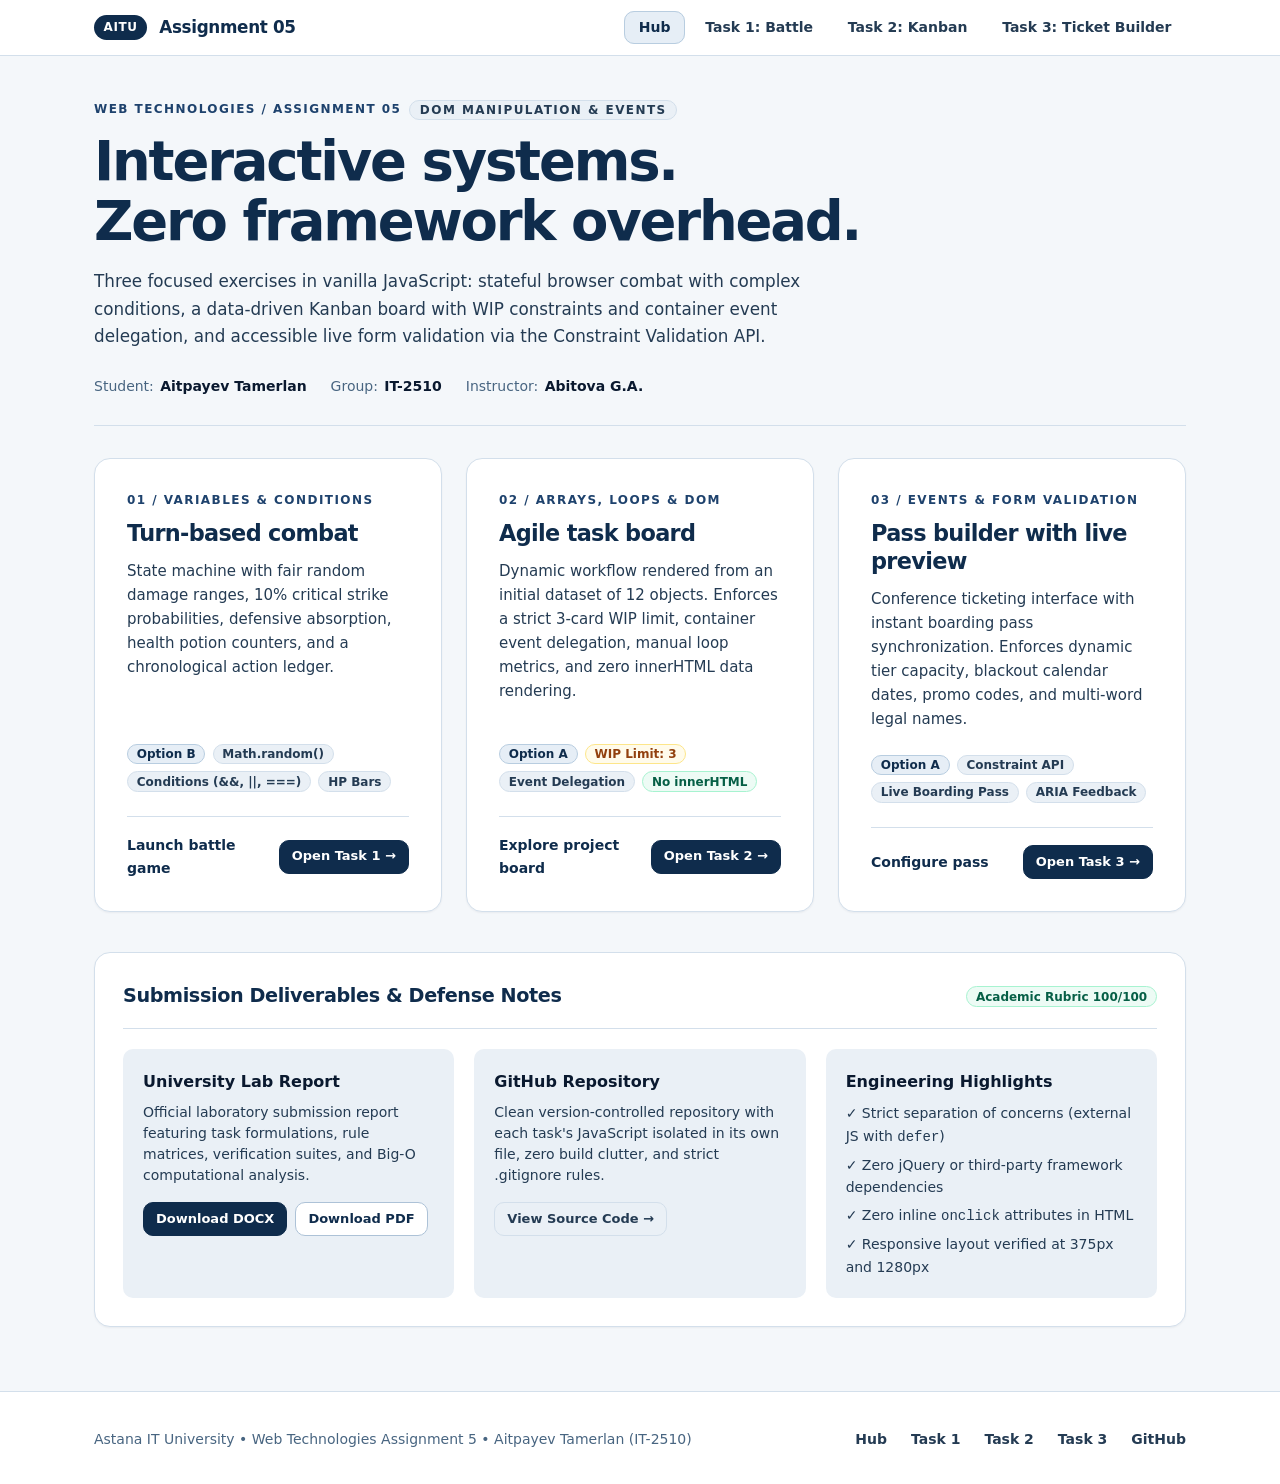
<file: index.html>
<!DOCTYPE html>
<html lang="en">
<head>
  <meta charset="UTF-8">
  <meta name="viewport" content="width=device-width, initial-scale=1.0">
  <title>Assignment 5 • Aitpayev Tamerlan (IT-2510)</title>
  <meta name="description" content="Astana IT University - Web Technologies Assignment #5: JavaScript Basics, DOM Manipulation, and Event Handling by Aitpayev Tamerlan.">
  <link rel="stylesheet" href="style.css">
</head>
<body>

  <!-- Sticky Top Navigation -->
  <nav class="navbar" aria-label="Main Navigation">
    <div class="container navbar-inner">
      <a href="index.html" class="brand-link">
        <span class="brand-badge">AITU</span>
        <span>Assignment 05</span>
      </a>
      <ul class="nav-links">
        <li><a href="index.html" class="nav-link active" aria-current="page">Hub</a></li>
        <li><a href="task1.html" class="nav-link">Task 1: Battle</a></li>
        <li><a href="task2.html" class="nav-link">Task 2: Kanban</a></li>
        <li><a href="task3.html" class="nav-link">Task 3: Ticket Builder</a></li>
      </ul>
    </div>
  </nav>

  <main class="container">
    <!-- Hero / Intro Header -->
    <header class="page-header">
      <div class="eyebrow">
        <span>WEB TECHNOLOGIES / ASSIGNMENT 05</span>
        <span class="badge">DOM Manipulation &amp; Events</span>
      </div>
      <h1 class="page-title">Interactive systems.<br>Zero framework overhead.</h1>
      <p class="page-desc">
        Three focused exercises in vanilla JavaScript: stateful browser combat with complex conditions, a data-driven Kanban board with WIP constraints and container event delegation, and accessible live form validation via the Constraint Validation API.
      </p>
      
      <div class="meta-bar">
        <div class="meta-item"><span>Student:</span> <strong>Aitpayev Tamerlan</strong></div>
        <div class="meta-item"><span>Group:</span> <strong>IT-2510</strong></div>
        <div class="meta-item"><span>Instructor:</span> <strong>Abitova G.A.</strong></div>
      </div>
    </header>

    <!-- Task Cards Dashboard Grid -->
    <section class="dashboard-grid" aria-label="Assignment Tasks">
      
      <!-- Task 1 Card -->
      <article class="task-card">
        <div class="task-number">01 / VARIABLES &amp; CONDITIONS</div>
        <h2 class="task-title">Turn-based combat</h2>
        <p class="task-summary">
          State machine with fair random damage ranges, 10% critical strike probabilities, defensive absorption, health potion counters, and a chronological action ledger.
        </p>
        <div class="task-tags">
          <span class="badge badge-primary">Option B</span>
          <span class="badge badge-neutral">Math.random()</span>
          <span class="badge badge-neutral">Conditions (&amp;&amp;, ||, ===)</span>
          <span class="badge badge-neutral">HP Bars</span>
        </div>
        <div class="task-footer">
          <span class="task-link-label">Launch battle game</span>
          <a href="task1.html" class="btn btn-primary btn-sm">Open Task 1 →</a>
        </div>
      </article>

      <!-- Task 2 Card -->
      <article class="task-card">
        <div class="task-number">02 / ARRAYS, LOOPS &amp; DOM</div>
        <h2 class="task-title">Agile task board</h2>
        <p class="task-summary">
          Dynamic workflow rendered from an initial dataset of 12 objects. Enforces a strict 3-card WIP limit, container event delegation, manual loop metrics, and zero innerHTML data rendering.
        </p>
        <div class="task-tags">
          <span class="badge badge-primary">Option A</span>
          <span class="badge badge-warning">WIP Limit: 3</span>
          <span class="badge badge-neutral">Event Delegation</span>
          <span class="badge badge-success">No innerHTML</span>
        </div>
        <div class="task-footer">
          <span class="task-link-label">Explore project board</span>
          <a href="task2.html" class="btn btn-primary btn-sm">Open Task 2 →</a>
        </div>
      </article>

      <!-- Task 3 Card -->
      <article class="task-card">
        <div class="task-number">03 / EVENTS &amp; FORM VALIDATION</div>
        <h2 class="task-title">Pass builder with live preview</h2>
        <p class="task-summary">
          Conference ticketing interface with instant boarding pass synchronization. Enforces dynamic tier capacity, blackout calendar dates, promo codes, and multi-word legal names.
        </p>
        <div class="task-tags">
          <span class="badge badge-primary">Option A</span>
          <span class="badge badge-neutral">Constraint API</span>
          <span class="badge badge-neutral">Live Boarding Pass</span>
          <span class="badge badge-neutral">ARIA Feedback</span>
        </div>
        <div class="task-footer">
          <span class="task-link-label">Configure pass</span>
          <a href="task3.html" class="btn btn-primary btn-sm">Open Task 3 →</a>
        </div>
      </article>

    </section>

    <!-- Submission Deliverables & Defense Overview -->
    <section class="card" aria-labelledby="deliverables-heading">
      <div class="card-header">
        <h2 id="deliverables-heading" class="card-title">Submission Deliverables &amp; Defense Notes</h2>
        <span class="badge badge-success">Academic Rubric 100/100</span>
      </div>

      <div style="display: grid; grid-template-columns: repeat(auto-fit, minmax(280px, 1fr)); gap: 1.25rem; margin-top: 0.5rem;">
        
        <div style="background-color: var(--bg-surface-elevated); padding: 1.25rem; border-radius: var(--radius-md);">
          <h3 style="font-size: 1rem; font-weight: 700; color: var(--text-main); margin-bottom: 0.5rem;">University Lab Report</h3>
          <p style="color: var(--text-secondary); font-size: 0.875rem; margin-bottom: 1rem; line-height: 1.5;">
            Official laboratory submission report featuring task formulations, rule matrices, verification suites, and Big-O computational analysis.
          </p>
          <div style="display: flex; gap: 0.5rem; flex-wrap: wrap;">
            <a href="Assignment5_Aitpayev_Tamerlan.docx" class="btn btn-primary btn-sm" download>Download DOCX</a>
            <a href="Assignment5_Aitpayev_Tamerlan.pdf" class="btn btn-secondary btn-sm" target="_blank">Download PDF</a>
          </div>
        </div>

        <div style="background-color: var(--bg-surface-elevated); padding: 1.25rem; border-radius: var(--radius-md);">
          <h3 style="font-size: 1rem; font-weight: 700; color: var(--text-main); margin-bottom: 0.5rem;">GitHub Repository</h3>
          <p style="color: var(--text-secondary); font-size: 0.875rem; margin-bottom: 1rem; line-height: 1.5;">
            Clean version-controlled repository with each task's JavaScript isolated in its own file, zero build clutter, and strict .gitignore rules.
          </p>
          <a href="https://github.com/tamerlanaitpayev1-netizen/web5" target="_blank" rel="noopener" class="btn btn-outline btn-sm">
            View Source Code →
          </a>
        </div>

        <div style="background-color: var(--bg-surface-elevated); padding: 1.25rem; border-radius: var(--radius-md);">
          <h3 style="font-size: 1rem; font-weight: 700; color: var(--text-main); margin-bottom: 0.5rem;">Engineering Highlights</h3>
          <ul style="list-style: none; font-size: 0.875rem; color: var(--text-secondary); display: flex; flex-direction: column; gap: 0.35rem;">
            <li>✓ Strict separation of concerns (external JS with <code>defer</code>)</li>
            <li>✓ Zero jQuery or third-party framework dependencies</li>
            <li>✓ Zero inline <code>onclick</code> attributes in HTML</li>
            <li>✓ Responsive layout verified at 375px and 1280px</li>
          </ul>
        </div>

      </div>
    </section>
  </main>

  <!-- Site Footer -->
  <footer class="site-footer">
    <div class="container footer-inner">
      <div>
        <span>Astana IT University • Web Technologies Assignment 5 • Aitpayev Tamerlan (IT-2510)</span>
      </div>
      <div class="footer-links">
        <a href="index.html">Hub</a>
        <a href="task1.html">Task 1</a>
        <a href="task2.html">Task 2</a>
        <a href="task3.html">Task 3</a>
        <a href="https://github.com/tamerlanaitpayev1-netizen/web5" target="_blank" rel="noopener">GitHub</a>
      </div>
    </div>
  </footer>

</body>
</html>
</file>
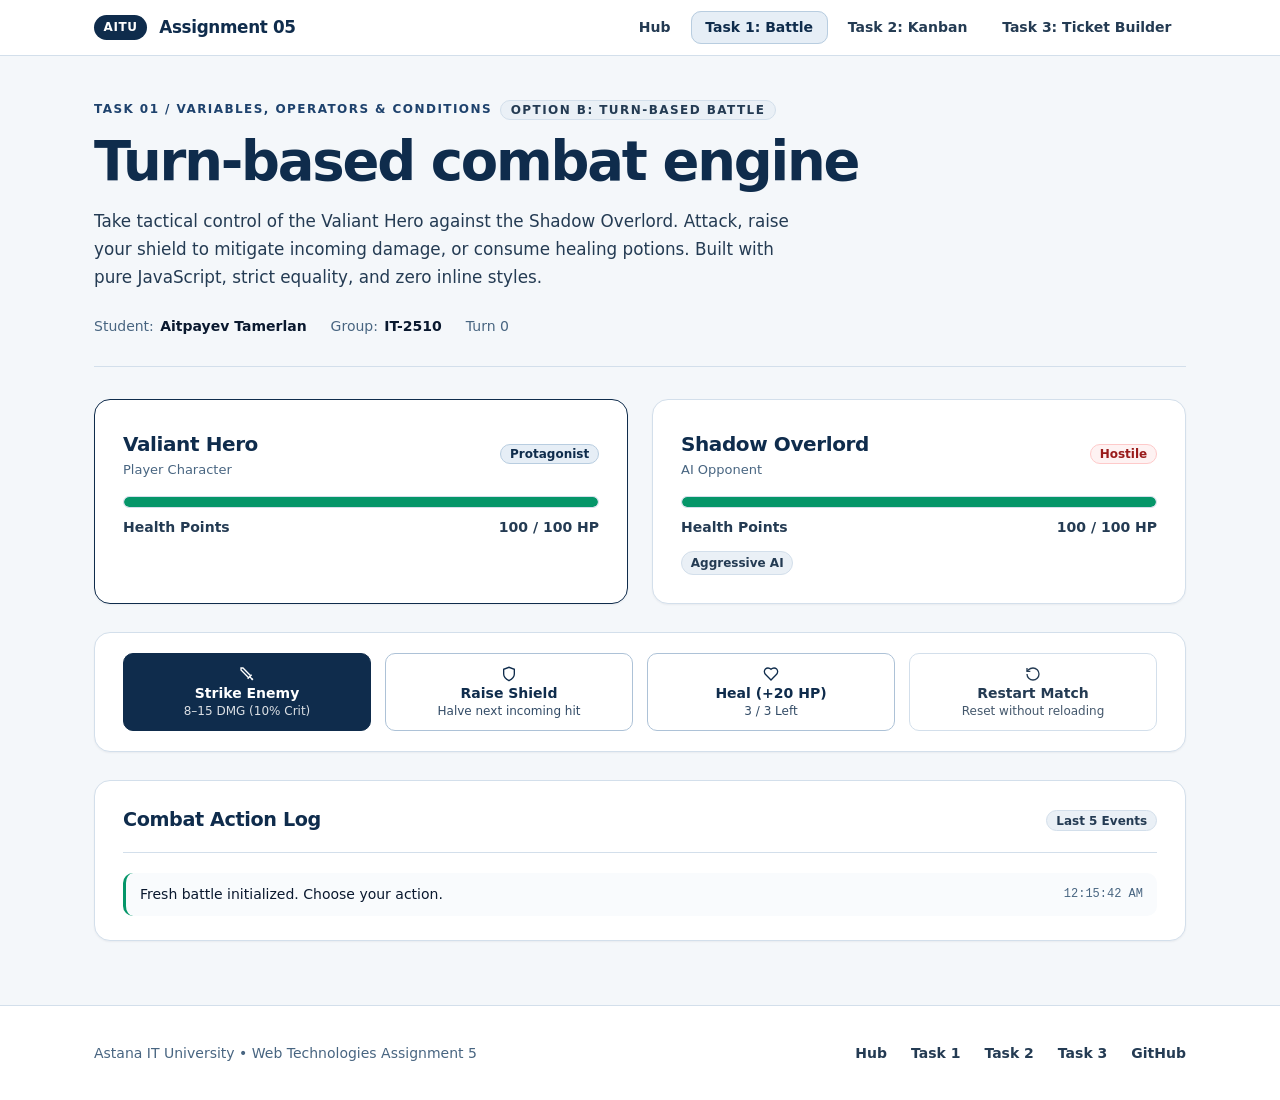
<file: task1.html>
<!DOCTYPE html>
<html lang="en">
<head>
  <meta charset="UTF-8">
  <meta name="viewport" content="width=device-width, initial-scale=1.0">
  <title>Task 1: Turn-Based Combat • Aitpayev Tamerlan</title>
  <meta name="description" content="Turn-based battle browser game with HP bars, defensive shields, healing, critical hits, and action logging. Built with vanilla JavaScript.">
  <link rel="stylesheet" href="style.css">
  <script src="task1.js" defer></script>
</head>
<body>

  <!-- Sticky Top Navigation -->
  <nav class="navbar" aria-label="Main Navigation">
    <div class="container navbar-inner">
      <a href="index.html" class="brand-link">
        <span class="brand-badge">AITU</span>
        <span>Assignment 05</span>
      </a>
      <ul class="nav-links">
        <li><a href="index.html" class="nav-link">Hub</a></li>
        <li><a href="task1.html" class="nav-link active" aria-current="page">Task 1: Battle</a></li>
        <li><a href="task2.html" class="nav-link">Task 2: Kanban</a></li>
        <li><a href="task3.html" class="nav-link">Task 3: Ticket Builder</a></li>
      </ul>
    </div>
  </nav>

  <main class="container">
    <!-- Header -->
    <header class="page-header">
      <div class="eyebrow">
        <span>TASK 01 / VARIABLES, OPERATORS &amp; CONDITIONS</span>
        <span class="badge">Option B: Turn-based Battle</span>
      </div>
      <h1 class="page-title">Turn-based combat engine</h1>
      <p class="page-desc">
        Take tactical control of the Valiant Hero against the Shadow Overlord. Attack, raise your shield to mitigate incoming damage, or consume healing potions. Built with pure JavaScript, strict equality, and zero inline styles.
      </p>
      <div class="meta-bar">
        <div class="meta-item"><span>Student:</span> <strong>Aitpayev Tamerlan</strong></div>
        <div class="meta-item"><span>Group:</span> <strong>IT-2510</strong></div>
        <div class="meta-item" id="turn-counter"><span>Turn 0</span></div>
      </div>
    </header>

    <!-- Interactive Alert / Message Banner -->
    <div id="battle-alert" class="alert alert-warning" role="alert" style="display: none;">
      <svg width="18" height="18" viewBox="0 0 24 24" fill="none" stroke="currentColor" stroke-width="2" aria-hidden="true"><circle cx="12" cy="12" r="10"></circle><line x1="12" y1="8" x2="12" y2="12"></line><line x1="12" y1="16" x2="12.01" y2="16"></line></svg>
      <span id="battle-alert-message">Action message</span>
    </div>

    <!-- Outcome Announcement Banner -->
    <section id="battle-outcome" class="battle-outcome" aria-live="assertive">
      <h2 id="outcome-title" class="outcome-title">Outcome</h2>
      <p id="outcome-desc" class="outcome-desc"></p>
    </section>

    <!-- Combat Arena: Hero & Enemy Cards -->
    <section class="battle-arena" aria-label="Combat Arena">
      <!-- Hero Card -->
      <article id="hero-card" class="fighter-card is-active">
        <div class="fighter-header">
          <div>
            <h2 class="fighter-name">Valiant Hero</h2>
            <p class="fighter-role">Player Character</p>
          </div>
          <span class="badge badge-primary">Protagonist</span>
        </div>

        <div class="hp-track" role="progressbar" aria-label="Hero Health" aria-valuenow="100" aria-valuemin="0" aria-valuemax="100">
          <div id="hero-hp-fill" class="hp-fill" style="width: 100%;"></div>
        </div>

        <div class="hp-status">
          <span>Health Points</span>
          <span id="hero-hp-text">100 / 100 HP</span>
        </div>

        <div class="fighter-buffs">
          <span id="hero-defense-buff" class="badge badge-primary" style="display: none;">Shield Active (-50% DMG)</span>
        </div>
      </article>

      <!-- Enemy Card -->
      <article id="enemy-card" class="fighter-card">
        <div class="fighter-header">
          <div>
            <h2 class="fighter-name">Shadow Overlord</h2>
            <p class="fighter-role">AI Opponent</p>
          </div>
          <span class="badge badge-danger">Hostile</span>
        </div>

        <div class="hp-track" role="progressbar" aria-label="Enemy Health" aria-valuenow="100" aria-valuemin="0" aria-valuemax="100">
          <div id="enemy-hp-fill" class="hp-fill" style="width: 100%;"></div>
        </div>

        <div class="hp-status">
          <span>Health Points</span>
          <span id="enemy-hp-text">100 / 100 HP</span>
        </div>

        <div class="fighter-buffs">
          <span class="badge badge-neutral">Aggressive AI</span>
        </div>
      </article>
    </section>

    <!-- Action Controls -->
    <section class="battle-controls" aria-label="Battle Command Panel">
      <div class="controls-grid">
        <button id="btn-attack" type="button" class="btn btn-primary btn-action">
          <svg viewBox="0 0 24 24" fill="none" stroke="currentColor"><path d="M14.5 17.5L3 6V3h3l11.5 11.5"></path><path d="M13 19l6-6"></path><path d="M16 16l4 4"></path><path d="M19 21l2-2"></path></svg>
          <span>Strike Enemy</span>
          <span class="btn-action-hint">8–15 DMG (10% Crit)</span>
        </button>

        <button id="btn-defend" type="button" class="btn btn-secondary btn-action">
          <svg viewBox="0 0 24 24" fill="none" stroke="currentColor"><path d="M12 22s8-4 8-10V5l-8-3-8 3v7c0 6 8 10 8 10z"></path></svg>
          <span>Raise Shield</span>
          <span class="btn-action-hint">Halve next incoming hit</span>
        </button>

        <button id="btn-heal" type="button" class="btn btn-secondary btn-action">
          <svg viewBox="0 0 24 24" fill="none" stroke="currentColor"><path d="M19 14c1.49-1.46 3-3.21 3-5.5A5.5 5.5 0 0 0 16.5 3c-1.76 0-3 .5-4.5 2-1.5-1.5-2.74-2-4.5-2A5.5 5.5 0 0 0 2 8.5c0 2.3 1.5 4.05 3 5.5l7 7Z"></path></svg>
          <span>Heal (+20 HP)</span>
          <span class="btn-action-hint" id="heal-count-badge">3 / 3 Left</span>
        </button>

        <button id="btn-restart" type="button" class="btn btn-outline btn-action">
          <svg viewBox="0 0 24 24" fill="none" stroke="currentColor"><path d="M3 12a9 9 0 1 0 9-9 9.75 9.75 0 0 0-6.74 2.74L3 8"></path><path d="M3 3v5h5"></path></svg>
          <span>Restart Match</span>
          <span class="btn-action-hint">Reset without reloading</span>
        </button>
      </div>
    </section>

    <!-- Battle Log of Last 5 Actions -->
    <section class="battle-log-card" aria-label="Combat Action Log">
      <div class="card-header">
        <h2 class="card-title">Combat Action Log</h2>
        <span class="badge badge-neutral">Last 5 Events</span>
      </div>
      <ul id="action-log-list" class="log-list" aria-live="polite">
        <!-- Rendered cleanly via JavaScript DOM -->
      </ul>
    </section>
  </main>

  <footer class="site-footer">
    <div class="container footer-inner">
      <div>
        <span>Astana IT University • Web Technologies Assignment 5</span>
      </div>
      <div class="footer-links">
        <a href="index.html">Hub</a>
        <a href="task1.html">Task 1</a>
        <a href="task2.html">Task 2</a>
        <a href="task3.html">Task 3</a>
        <a href="https://github.com/tamerlanaitpayev1-netizen/web5" target="_blank" rel="noopener">GitHub</a>
      </div>
    </div>
  </footer>

</body>
</html>
</file>
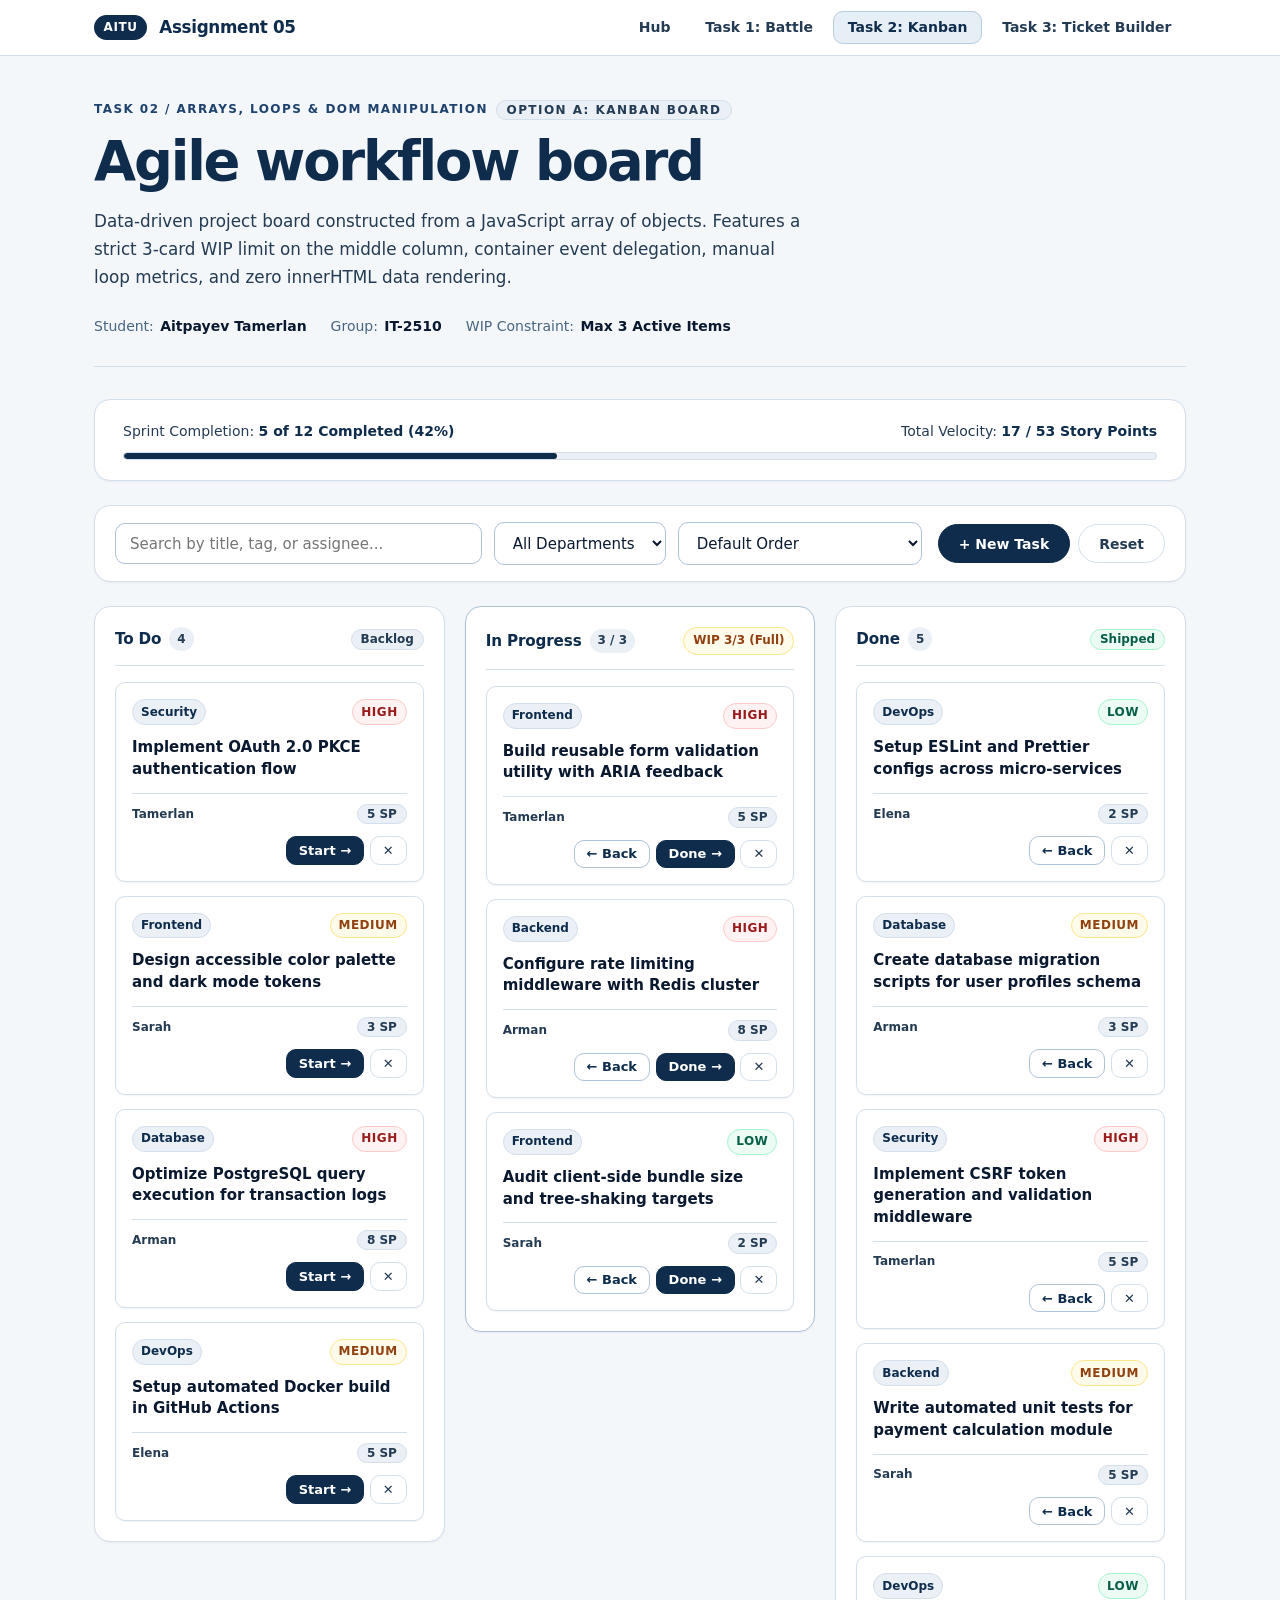
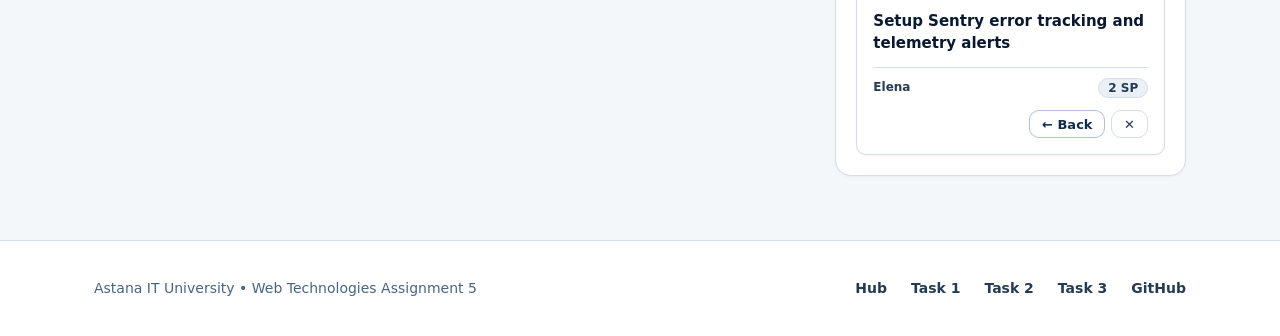
<file: task2.html>
<!DOCTYPE html>
<html lang="en">
<head>
  <meta charset="UTF-8">
  <meta name="viewport" content="width=device-width, initial-scale=1.0">
  <title>Task 2: Kanban Board • Aitpayev Tamerlan</title>
  <meta name="description" content="Agile Kanban board rendered dynamically from a JavaScript array of objects with WIP limits, event delegation, priority sorting, and zero innerHTML.">
  <link rel="stylesheet" href="style.css">
  <script src="task2.js" defer></script>
</head>
<body>

  <!-- Sticky Top Navigation -->
  <nav class="navbar" aria-label="Main Navigation">
    <div class="container navbar-inner">
      <a href="index.html" class="brand-link">
        <span class="brand-badge">AITU</span>
        <span>Assignment 05</span>
      </a>
      <ul class="nav-links">
        <li><a href="index.html" class="nav-link">Hub</a></li>
        <li><a href="task1.html" class="nav-link">Task 1: Battle</a></li>
        <li><a href="task2.html" class="nav-link active" aria-current="page">Task 2: Kanban</a></li>
        <li><a href="task3.html" class="nav-link">Task 3: Ticket Builder</a></li>
      </ul>
    </div>
  </nav>

  <main class="container">
    <!-- Header -->
    <header class="page-header">
      <div class="eyebrow">
        <span>TASK 02 / ARRAYS, LOOPS &amp; DOM MANIPULATION</span>
        <span class="badge">Option A: Kanban Board</span>
      </div>
      <h1 class="page-title">Agile workflow board</h1>
      <p class="page-desc">
        Data-driven project board constructed from a JavaScript array of objects. Features a strict 3-card WIP limit on the middle column, container event delegation, manual loop metrics, and zero innerHTML data rendering.
      </p>
      <div class="meta-bar">
        <div class="meta-item"><span>Student:</span> <strong>Aitpayev Tamerlan</strong></div>
        <div class="meta-item"><span>Group:</span> <strong>IT-2510</strong></div>
        <div class="meta-item"><span>WIP Constraint:</span> <strong>Max 3 Active Items</strong></div>
      </div>
    </header>

    <!-- Rule Feedback Alert Banner -->
    <div id="kanban-alert" class="alert alert-warning" role="alert" style="display: none;">
      <svg width="18" height="18" viewBox="0 0 24 24" fill="none" stroke="currentColor" stroke-width="2" aria-hidden="true"><circle cx="12" cy="12" r="10"></circle><line x1="12" y1="8" x2="12" y2="12"></line><line x1="12" y1="16" x2="12.01" y2="16"></line></svg>
      <span id="kanban-alert-message">Action alert</span>
    </div>

    <!-- Progress & Metrics Bar -->
    <section class="kanban-metrics-card" aria-label="Sprint Progress Metrics">
      <div class="metrics-row">
        <span class="metric-pill">Sprint Completion: <strong id="progress-stats-text">0 of 12 Completed (0%)</strong></span>
        <span class="metric-pill">Total Velocity: <strong id="points-stats-text">0 / 0 Story Points</strong></span>
      </div>
      <div class="progress-track" role="progressbar" aria-label="Sprint Completion Progress" aria-valuenow="0" aria-valuemin="0" aria-valuemax="100">
        <div id="progress-bar-fill" class="progress-fill" style="width: 0%;"></div>
      </div>
    </section>

    <!-- Interactive Toolbar: Search, Filters, Sorters -->
    <section class="kanban-toolbar" aria-label="Board Filters and Controls">
      <div class="toolbar-controls">
        <!-- Live Search -->
        <div class="search-input-wrap">
          <input 
            type="search" 
            id="search-input" 
            class="form-control" 
            placeholder="Search by title, tag, or assignee..."
            aria-label="Search cards"
          >
        </div>

        <!-- Tag Filter -->
        <div style="min-width: 140px;">
          <select id="filter-tag" class="form-control" aria-label="Filter by tag">
            <option value="all">All Departments</option>
            <option value="Frontend">Frontend</option>
            <option value="Backend">Backend</option>
            <option value="Security">Security</option>
            <option value="Database">Database</option>
            <option value="DevOps">DevOps</option>
          </select>
        </div>

        <!-- Priority Sorter -->
        <div style="min-width: 160px;">
          <select id="sort-order" class="form-control" aria-label="Sort cards by priority">
            <option value="default">Default Order</option>
            <option value="priority-desc">Priority: High to Low</option>
            <option value="priority-asc">Priority: Low to High</option>
            <option value="points-desc">Story Points: Highest First</option>
          </select>
        </div>
      </div>

      <div style="display: flex; gap: 0.5rem;">
        <button id="btn-open-add-modal" type="button" class="btn btn-primary">
          <span>+ New Task</span>
        </button>
        <button id="btn-reset-data" type="button" class="btn btn-outline" title="Reset dataset">
          <span>Reset</span>
        </button>
      </div>
    </section>

    <!-- Main Kanban Grid (Containers are purely empty in HTML) -->
    <div id="kanban-board-container" class="kanban-grid" aria-label="Agile Task Columns">
      
      <!-- Column 1: To Do -->
      <section class="kanban-column" id="col-todo" aria-labelledby="col-todo-title">
        <header class="column-header">
          <div class="column-title-wrap">
            <h2 id="col-todo-title" class="column-title">To Do</h2>
            <span id="todo-count" class="column-count">0</span>
          </div>
          <span class="badge badge-neutral">Backlog</span>
        </header>
        <div id="todo-cards-container" class="kanban-cards-container"></div>
      </section>

      <!-- Column 2: In Progress (Enforces WIP Limit <= 3) -->
      <section class="kanban-column is-wip-limit" id="col-progress" aria-labelledby="col-progress-title">
        <header class="column-header">
          <div class="column-title-wrap">
            <h2 id="col-progress-title" class="column-title">In Progress</h2>
            <span id="progress-count" class="column-count">0 / 3</span>
          </div>
          <span id="wip-limit-badge" class="wip-badge wip-ok">WIP 3</span>
        </header>
        <div id="progress-cards-container" class="kanban-cards-container"></div>
      </section>

      <!-- Column 3: Done -->
      <section class="kanban-column" id="col-done" aria-labelledby="col-done-title">
        <header class="column-header">
          <div class="column-title-wrap">
            <h2 id="col-done-title" class="column-title">Done</h2>
            <span id="done-count" class="column-count">0</span>
          </div>
          <span class="badge badge-success">Shipped</span>
        </header>
        <div id="done-cards-container" class="kanban-cards-container"></div>
      </section>

    </div>
  </main>

  <!-- Add Task Modal Dialog -->
  <div id="add-task-modal" class="modal-backdrop" role="dialog" aria-modal="true" aria-labelledby="modal-heading">
    <div class="modal-dialog">
      <div class="card-header">
        <h2 id="modal-heading" class="card-title">Create New Task</h2>
        <button id="btn-close-modal" type="button" class="btn btn-outline btn-sm" aria-label="Close dialog">✕</button>
      </div>
      <form id="add-task-form">
        <div class="form-group">
          <label for="new-task-title" class="form-label">Task Summary</label>
          <input type="text" id="new-task-title" class="form-control" required placeholder="e.g. Implement WebSockets handshake">
        </div>

        <div style="display: grid; grid-template-columns: 1fr 1fr; gap: 0.75rem;">
          <div class="form-group">
            <label for="new-task-tag" class="form-label">Department</label>
            <select id="new-task-tag" class="form-control">
              <option value="Frontend">Frontend</option>
              <option value="Backend">Backend</option>
              <option value="Security">Security</option>
              <option value="Database">Database</option>
              <option value="DevOps">DevOps</option>
            </select>
          </div>

          <div class="form-group">
            <label for="new-task-priority" class="form-label">Priority</label>
            <select id="new-task-priority" class="form-control">
              <option value="high">High</option>
              <option value="medium" selected>Medium</option>
              <option value="low">Low</option>
            </select>
          </div>
        </div>

        <div style="display: grid; grid-template-columns: 1fr 1fr; gap: 0.75rem;">
          <div class="form-group">
            <label for="new-task-points" class="form-label">Story Points</label>
            <input type="number" id="new-task-points" class="form-control" min="1" max="21" value="3" required>
          </div>

          <div class="form-group">
            <label for="new-task-assignee" class="form-label">Assignee</label>
            <input type="text" id="new-task-assignee" class="form-control" value="Aitpayev" required>
          </div>
        </div>

        <div style="display: flex; justify-content: flex-end; gap: 0.75rem; margin-top: 1rem;">
          <button id="btn-cancel-modal" type="button" class="btn btn-secondary">Cancel</button>
          <button type="submit" class="btn btn-primary">Save Task</button>
        </div>
      </form>
    </div>
  </div>

  <footer class="site-footer">
    <div class="container footer-inner">
      <div>
        <span>Astana IT University • Web Technologies Assignment 5</span>
      </div>
      <div class="footer-links">
        <a href="index.html">Hub</a>
        <a href="task1.html">Task 1</a>
        <a href="task2.html">Task 2</a>
        <a href="task3.html">Task 3</a>
        <a href="https://github.com/tamerlanaitpayev1-netizen/web5" target="_blank" rel="noopener">GitHub</a>
      </div>
    </div>
  </footer>

</body>
</html>
</file>
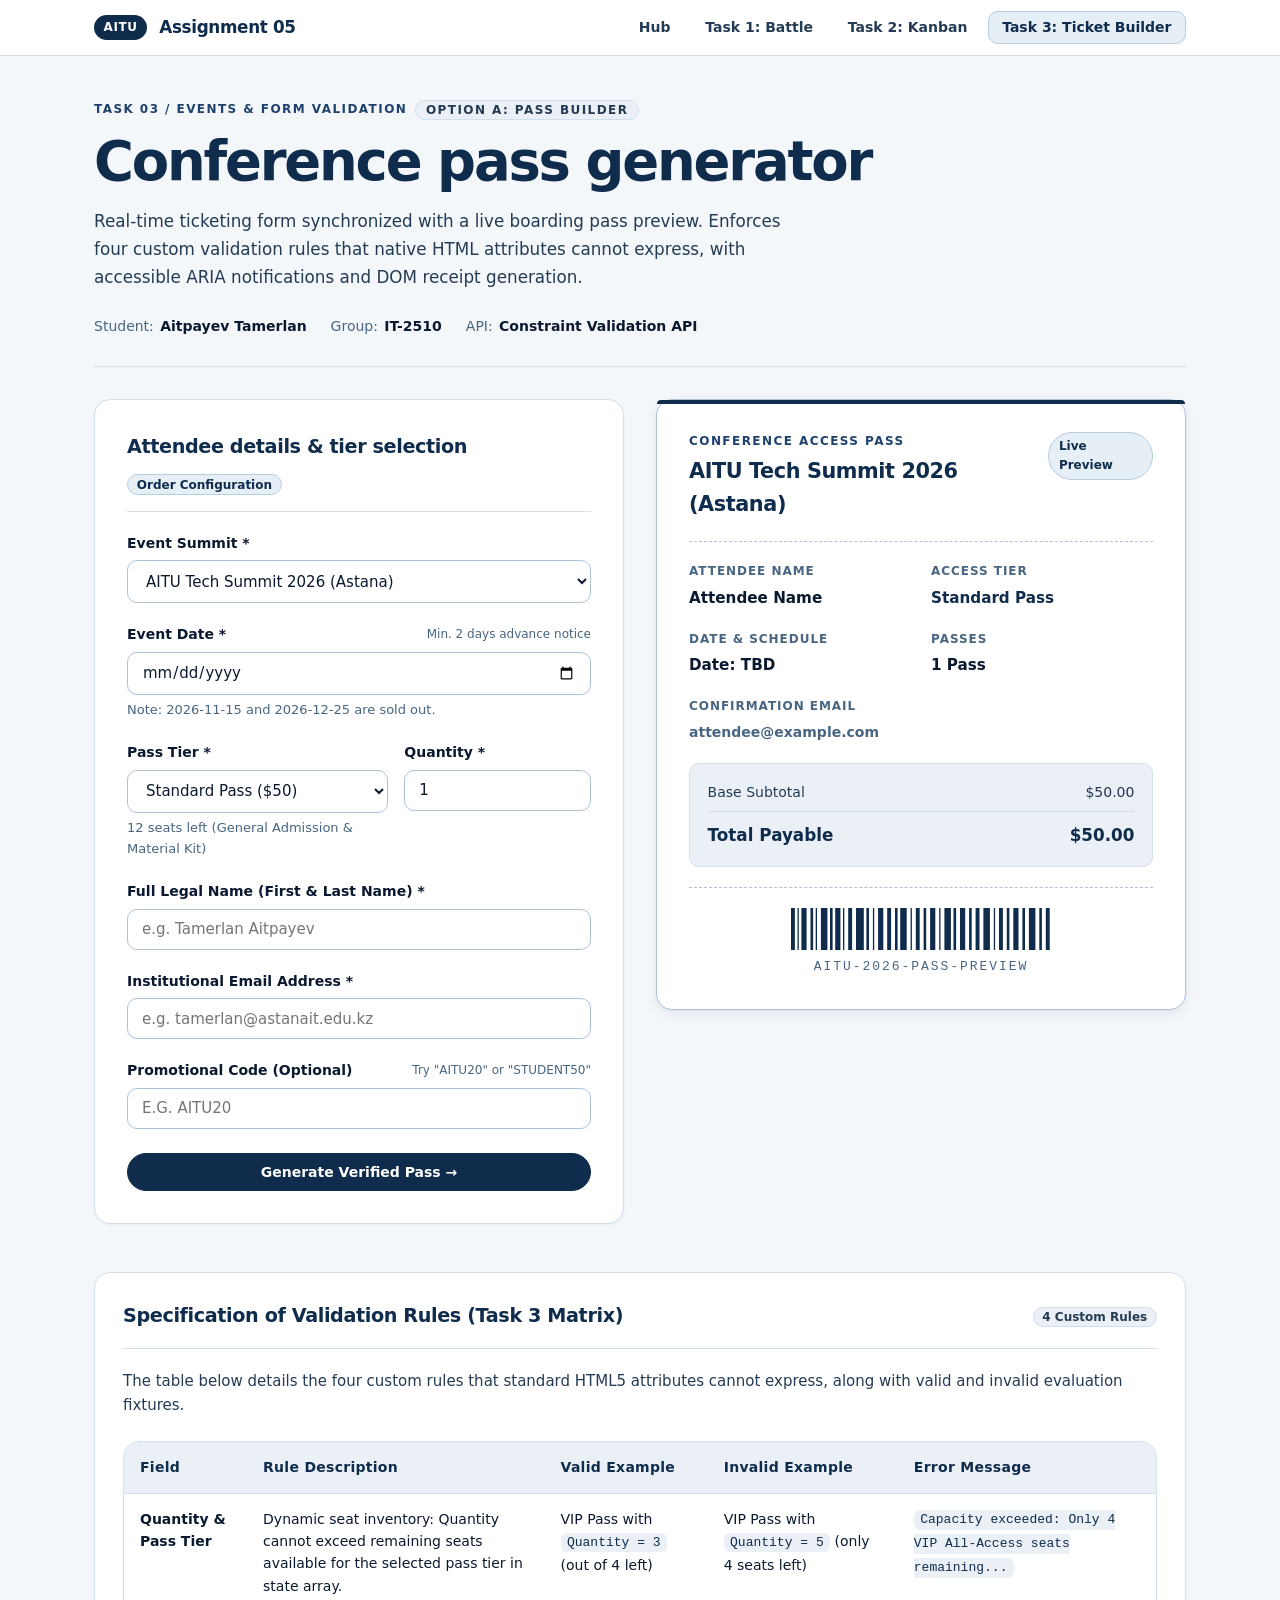
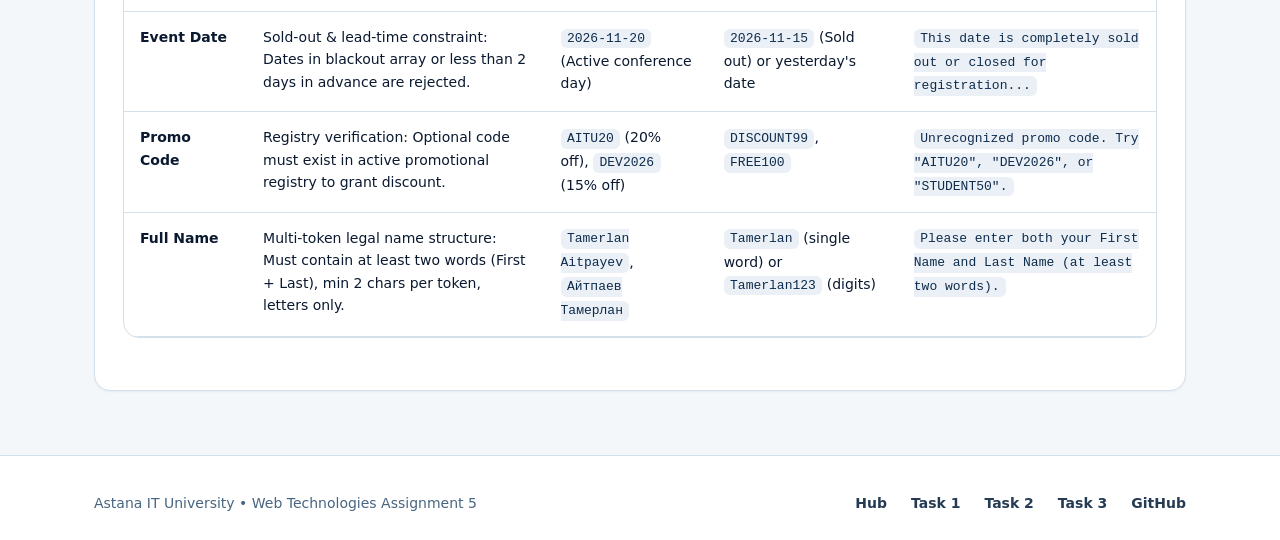
<file: task3.html>
<!DOCTYPE html>
<html lang="en">
<head>
  <meta charset="UTF-8">
  <meta name="viewport" content="width=device-width, initial-scale=1.0">
  <title>Task 3: Live Pass Builder &amp; Validation • Aitpayev Tamerlan</title>
  <meta name="description" content="Event ticket booking form with live ticket preview, custom multi-rule validation, accessible error notifications, and DOM result generation.">
  <link rel="stylesheet" href="style.css">
  <script src="task3.js" defer></script>
</head>
<body>

  <!-- Sticky Top Navigation -->
  <nav class="navbar" aria-label="Main Navigation">
    <div class="container navbar-inner">
      <a href="index.html" class="brand-link">
        <span class="brand-badge">AITU</span>
        <span>Assignment 05</span>
      </a>
      <ul class="nav-links">
        <li><a href="index.html" class="nav-link">Hub</a></li>
        <li><a href="task1.html" class="nav-link">Task 1: Battle</a></li>
        <li><a href="task2.html" class="nav-link">Task 2: Kanban</a></li>
        <li><a href="task3.html" class="nav-link active" aria-current="page">Task 3: Ticket Builder</a></li>
      </ul>
    </div>
  </nav>

  <main class="container">
    <!-- Header -->
    <header class="page-header">
      <div class="eyebrow">
        <span>TASK 03 / EVENTS &amp; FORM VALIDATION</span>
        <span class="badge">Option A: Pass Builder</span>
      </div>
      <h1 class="page-title">Conference pass generator</h1>
      <p class="page-desc">
        Real-time ticketing form synchronized with a live boarding pass preview. Enforces four custom validation rules that native HTML attributes cannot express, with accessible ARIA notifications and DOM receipt generation.
      </p>
      <div class="meta-bar">
        <div class="meta-item"><span>Student:</span> <strong>Aitpayev Tamerlan</strong></div>
        <div class="meta-item"><span>Group:</span> <strong>IT-2510</strong></div>
        <div class="meta-item"><span>API:</span> <strong>Constraint Validation API</strong></div>
      </div>
    </header>

    <!-- Error Summary Banner (Shown on submit if errors exist) -->
    <div id="form-error-summary" class="alert alert-danger" role="alert" aria-live="assertive" style="display: none;">
      <svg width="18" height="18" viewBox="0 0 24 24" fill="none" stroke="currentColor" stroke-width="2" aria-hidden="true"><circle cx="12" cy="12" r="10"></circle><line x1="12" y1="8" x2="12" y2="12"></line><line x1="12" y1="16" x2="12.01" y2="16"></line></svg>
      <span id="error-count-text">Form contains errors. Please review the highlighted fields below.</span>
    </div>

    <!-- Two-Column Layout: Form on Left, Live Preview on Right -->
    <div class="ticket-layout">
      
      <!-- Left: Form Controls -->
      <section class="ticket-form-card" aria-label="Ticket Booking Form">
        <div class="card-header">
          <h2 class="card-title">Attendee details &amp; tier selection</h2>
          <span class="badge badge-primary">Order Configuration</span>
        </div>

        <form id="ticket-form" novalidate>
          
          <!-- Field 1: Event Selection -->
          <div class="form-group">
            <label for="field-event" class="form-label">
              <span>Event Summit *</span>
            </label>
            <select id="field-event" class="form-control" required>
              <option value="AITU Tech Summit 2026" selected>AITU Tech Summit 2026 (Astana)</option>
              <option value="Global AI & Robotics Expo">Global AI &amp; Robotics Expo (Almaty)</option>
              <option value="Central Asia CyberSec Forum">Central Asia CyberSec Forum</option>
              <option value="GameDev Innovators 2026">GameDev Innovators 2026</option>
            </select>
            <span class="field-error" id="error-event" aria-live="polite"></span>
          </div>

          <!-- Field 2: Event Date -->
          <div class="form-group">
            <label for="field-date" class="form-label">
              <span>Event Date *</span>
              <span class="form-label-desc">Min. 2 days advance notice</span>
            </label>
            <input 
              type="date" 
              id="field-date" 
              class="form-control" 
              required
              aria-describedby="date-hint error-date"
            >
            <span id="date-hint" class="field-hint">Note: 2026-11-15 and 2026-12-25 are sold out.</span>
            <span class="field-error" id="error-date" aria-live="polite"></span>
          </div>

          <!-- Grid: Ticket Type & Quantity -->
          <div style="display: grid; grid-template-columns: 1.4fr 1fr; gap: 1rem;">
            <!-- Field 3: Ticket Tier -->
            <div class="form-group">
              <label for="field-type" class="form-label">
                <span>Pass Tier *</span>
              </label>
              <select id="field-type" class="form-control" required>
                <option value="standard" selected>Standard Pass ($50)</option>
                <option value="vip">VIP All-Access ($150)</option>
                <option value="student">Student Pass ($25)</option>
              </select>
              <span id="seats-left-hint" class="field-hint">12 seats left</span>
              <span class="field-error" id="error-type" aria-live="polite"></span>
            </div>

            <!-- Field 4: Quantity -->
            <div class="form-group">
              <label for="field-quantity" class="form-label">
                <span>Quantity *</span>
              </label>
              <input 
                type="number" 
                id="field-quantity" 
                class="form-control" 
                min="1" 
                max="20" 
                value="1" 
                required
                aria-describedby="error-quantity"
              >
              <span class="field-error" id="error-quantity" aria-live="polite"></span>
            </div>
          </div>

          <!-- Field 5: Attendee Full Name -->
          <div class="form-group">
            <label for="field-name" class="form-label">
              <span>Full Legal Name (First &amp; Last Name) *</span>
            </label>
            <input 
              type="text" 
              id="field-name" 
              class="form-control" 
              placeholder="e.g. Tamerlan Aitpayev" 
              required
              autocomplete="name"
              aria-describedby="error-name"
            >
            <span class="field-error" id="error-name" aria-live="polite"></span>
          </div>

          <!-- Field 6: Email Address -->
          <div class="form-group">
            <label for="field-email" class="form-label">
              <span>Institutional Email Address *</span>
            </label>
            <input 
              type="email" 
              id="field-email" 
              class="form-control" 
              placeholder="e.g. tamerlan@astanait.edu.kz" 
              required
              autocomplete="email"
              aria-describedby="error-email"
            >
            <span class="field-error" id="error-email" aria-live="polite"></span>
          </div>

          <!-- Field 7: Promo Code -->
          <div class="form-group">
            <label for="field-promo" class="form-label">
              <span>Promotional Code (Optional)</span>
              <span class="form-label-desc">Try "AITU20" or "STUDENT50"</span>
            </label>
            <input 
              type="text" 
              id="field-promo" 
              class="form-control" 
              placeholder="e.g. AITU20" 
              style="text-transform: uppercase;"
              aria-describedby="error-promo"
            >
            <span class="field-error" id="error-promo" aria-live="polite"></span>
          </div>

          <div style="margin-top: 1.5rem;">
            <button type="submit" id="btn-submit-ticket" class="btn btn-primary" style="width: 100%;">
              <span>Generate Verified Pass →</span>
            </button>
          </div>
        </form>
      </section>

      <!-- Right: Real-time Live Boarding Pass Preview -->
      <aside class="ticket-preview-wrap" aria-label="Live Boarding Pass Preview">
        <div class="ticket-preview-card">
          
          <div class="ticket-top-banner">
            <div>
              <span class="eyebrow" style="margin-bottom: 0.25rem;">CONFERENCE ACCESS PASS</span>
              <h2 id="preview-event-name" class="ticket-event-name">AITU Tech Summit 2026</h2>
            </div>
            <span id="preview-status" class="ticket-status-pill">Live Preview</span>
          </div>

          <div class="ticket-body-grid">
            <div class="ticket-cell">
              <span class="ticket-cell-label">Attendee Name</span>
              <span id="preview-attendee-name" class="ticket-cell-value">Attendee Name</span>
            </div>

            <div class="ticket-cell">
              <span class="ticket-cell-label">Access Tier</span>
              <span id="preview-tier-name" class="ticket-cell-value highlight-tier">Standard Pass</span>
            </div>

            <div class="ticket-cell">
              <span class="ticket-cell-label">Date &amp; Schedule</span>
              <span id="preview-date-text" class="ticket-cell-value">Date: TBD</span>
            </div>

            <div class="ticket-cell">
              <span class="ticket-cell-label">Passes</span>
              <span id="preview-quantity-text" class="ticket-cell-value">1 Pass</span>
            </div>

            <div class="ticket-cell" style="grid-column: 1 / -1;">
              <span class="ticket-cell-label">Confirmation Email</span>
              <span id="preview-attendee-email" class="ticket-cell-value" style="font-size: 0.875rem; color: var(--text-muted);">attendee@example.com</span>
            </div>
          </div>

          <!-- Price & Discount Calculation Box -->
          <div class="ticket-pricing-box">
            <div class="price-row">
              <span>Base Subtotal</span>
              <span id="preview-base-price">$50.00</span>
            </div>
            <div id="preview-discount-row" class="price-row discount-row" style="display: none;">
              <span>Promotional Discount</span>
              <span id="preview-discount-text">-$0.00</span>
            </div>
            <div class="price-row total-row">
              <span>Total Payable</span>
              <span id="preview-total-price">$50.00</span>
            </div>
          </div>

          <!-- Barcode Graphic -->
          <div class="ticket-barcode-wrap">
            <svg class="barcode-svg" viewBox="0 0 200 40" preserveAspectRatio="none" aria-hidden="true">
              <rect x="0" y="0" width="3" height="40" fill="#0f2c4c" />
              <rect x="5" y="0" width="1" height="40" fill="#0f2c4c" />
              <rect x="8" y="0" width="4" height="40" fill="#0f2c4c" />
              <rect x="15" y="0" width="2" height="40" fill="#0f2c4c" />
              <rect x="19" y="0" width="1" height="40" fill="#0f2c4c" />
              <rect x="23" y="0" width="5" height="40" fill="#0f2c4c" />
              <rect x="30" y="0" width="2" height="40" fill="#0f2c4c" />
              <rect x="34" y="0" width="4" height="40" fill="#0f2c4c" />
              <rect x="40" y="0" width="1" height="40" fill="#0f2c4c" />
              <rect x="44" y="0" width="3" height="40" fill="#0f2c4c" />
              <rect x="50" y="0" width="6" height="40" fill="#0f2c4c" />
              <rect x="58" y="0" width="2" height="40" fill="#0f2c4c" />
              <rect x="63" y="0" width="1" height="40" fill="#0f2c4c" />
              <rect x="67" y="0" width="4" height="40" fill="#0f2c4c" />
              <rect x="74" y="0" width="3" height="40" fill="#0f2c4c" />
              <rect x="80" y="0" width="2" height="40" fill="#0f2c4c" />
              <rect x="84" y="0" width="5" height="40" fill="#0f2c4c" />
              <rect x="92" y="0" width="1" height="40" fill="#0f2c4c" />
              <rect x="96" y="0" width="3" height="40" fill="#0f2c4c" />
              <rect x="102" y="0" width="2" height="40" fill="#0f2c4c" />
              <rect x="107" y="0" width="4" height="40" fill="#0f2c4c" />
              <rect x="114" y="0" width="1" height="40" fill="#0f2c4c" />
              <rect x="118" y="0" width="5" height="40" fill="#0f2c4c" />
              <rect x="125" y="0" width="2" height="40" fill="#0f2c4c" />
              <rect x="130" y="0" width="4" height="40" fill="#0f2c4c" />
              <rect x="137" y="0" width="2" height="40" fill="#0f2c4c" />
              <rect x="142" y="0" width="3" height="40" fill="#0f2c4c" />
              <rect x="148" y="0" width="5" height="40" fill="#0f2c4c" />
              <rect x="156" y="0" width="1" height="40" fill="#0f2c4c" />
              <rect x="160" y="0" width="3" height="40" fill="#0f2c4c" />
              <rect x="166" y="0" width="2" height="40" fill="#0f2c4c" />
              <rect x="171" y="0" width="4" height="40" fill="#0f2c4c" />
              <rect x="178" y="0" width="2" height="40" fill="#0f2c4c" />
              <rect x="183" y="0" width="5" height="40" fill="#0f2c4c" />
              <rect x="191" y="0" width="2" height="40" fill="#0f2c4c" />
              <rect x="196" y="0" width="3" height="40" fill="#0f2c4c" />
            </svg>
            <span id="preview-barcode-text" class="barcode-code">AITU-2026-PASS-PREVIEW</span>
          </div>
        </div>

        <!-- Booking Success Confirmation (Built dynamically via DOM on success) -->
        <section id="booking-success-card" class="booking-success-card" aria-live="assertive">
          <div class="success-header">
            <div class="success-icon" aria-hidden="true">
              <svg width="20" height="20" viewBox="0 0 24 24" fill="none" stroke="currentColor" stroke-width="2.5"><polyline points="20 6 9 17 4 12"></polyline></svg>
            </div>
            <div>
              <h2 style="font-size: 1.15rem; font-weight: 750; color: var(--text-main);">Registration Confirmed</h2>
              <p style="color: var(--text-secondary); font-size: 0.875rem;">Your official ticket pass has been generated.</p>
            </div>
          </div>
          <div id="success-receipt-container"></div>
          <div style="margin-top: 1.25rem;">
            <button id="btn-book-another" type="button" class="btn btn-secondary" style="width: 100%;">
              <span>Book Another Pass</span>
            </button>
          </div>
        </section>
      </aside>

    </div>

    <!-- Official Rules Matrix Table (Mandatory for Report & Defense) -->
    <section class="card" style="margin-top: 3rem;" aria-labelledby="rules-table-heading">
      <div class="card-header">
        <h2 id="rules-table-heading" class="card-title">Specification of Validation Rules (Task 3 Matrix)</h2>
        <span class="badge badge-neutral">4 Custom Rules</span>
      </div>
      <p style="color: var(--text-secondary); font-size: 0.9375rem; margin-bottom: 1rem;">
        The table below details the four custom rules that standard HTML5 attributes cannot express, along with valid and invalid evaluation fixtures.
      </p>
      
      <div class="table-container">
        <table class="rules-table">
          <thead>
            <tr>
              <th scope="col">Field</th>
              <th scope="col">Rule Description</th>
              <th scope="col">Valid Example</th>
              <th scope="col">Invalid Example</th>
              <th scope="col">Error Message</th>
            </tr>
          </thead>
          <tbody>
            <tr>
              <td><strong>Quantity &amp; Pass Tier</strong></td>
              <td>Dynamic seat inventory: Quantity cannot exceed remaining seats available for the selected pass tier in state array.</td>
              <td>VIP Pass with <code>Quantity = 3</code> (out of 4 left)</td>
              <td>VIP Pass with <code>Quantity = 5</code> (only 4 seats left)</td>
              <td><code>Capacity exceeded: Only 4 VIP All-Access seats remaining...</code></td>
            </tr>
            <tr>
              <td><strong>Event Date</strong></td>
              <td>Sold-out &amp; lead-time constraint: Dates in blackout array or less than 2 days in advance are rejected.</td>
              <td><code>2026-11-20</code> (Active conference day)</td>
              <td><code>2026-11-15</code> (Sold out) or yesterday's date</td>
              <td><code>This date is completely sold out or closed for registration...</code></td>
            </tr>
            <tr>
              <td><strong>Promo Code</strong></td>
              <td>Registry verification: Optional code must exist in active promotional registry to grant discount.</td>
              <td><code>AITU20</code> (20% off), <code>DEV2026</code> (15% off)</td>
              <td><code>DISCOUNT99</code>, <code>FREE100</code></td>
              <td><code>Unrecognized promo code. Try "AITU20", "DEV2026", or "STUDENT50".</code></td>
            </tr>
            <tr>
              <td><strong>Full Name</strong></td>
              <td>Multi-token legal name structure: Must contain at least two words (First + Last), min 2 chars per token, letters only.</td>
              <td><code>Tamerlan Aitpayev</code>, <code>Айтпаев Тамерлан</code></td>
              <td><code>Tamerlan</code> (single word) or <code>Tamerlan123</code> (digits)</td>
              <td><code>Please enter both your First Name and Last Name (at least two words).</code></td>
            </tr>
          </tbody>
        </table>
      </div>
    </section>

  </main>

  <footer class="site-footer">
    <div class="container footer-inner">
      <div>
        <span>Astana IT University • Web Technologies Assignment 5</span>
      </div>
      <div class="footer-links">
        <a href="index.html">Hub</a>
        <a href="task1.html">Task 1</a>
        <a href="task2.html">Task 2</a>
        <a href="task3.html">Task 3</a>
        <a href="https://github.com/tamerlanaitpayev1-netizen/web5" target="_blank" rel="noopener">GitHub</a>
      </div>
    </div>
  </footer>

</body>
</html>
</file>
<file: style.css>
/* ==========================================================================
   ASSIGNMENT #5: JAVASCRIPT BASICS (DOM MANIPULATION & EVENTS)
   Student: Aitpayev Tamerlan (IT-2510) | Astana IT University
   Design System: Maritime Naval Blue & Crisp White (Bespoke Editorial Architecture)
   ========================================================================== */

:root {
  /* Maritime Naval Color Ramp */
  --bg-main: #f4f7fa;
  --bg-surface: #ffffff;
  --bg-surface-subtle: #f9fbfd;
  --bg-surface-elevated: #eaf0f6;
  --bg-surface-hover: #dfe8f2;

  --border-subtle: #d3dfeb;
  --border-strong: #adc2d7;
  --border-focus: #0f2c4c;

  /* Naval Inks (Same-ramp deep navy to steel slate) */
  --text-main: #0a192f;
  --text-secondary: #243b53;
  --text-muted: #486581;
  --text-dim: #829ab1;

  /* Naval Blue Primary */
  --color-primary: #0f2c4c;
  --color-primary-hover: #071526;
  --color-primary-light: #e6eef6;
  --color-primary-border: #b8cde0;

  /* Secondary Naval Accent (Maritime Blue) */
  --color-accent: #1e426d;
  --color-accent-light: #edf3f9;

  /* Strict Semantic State Ramps (WCAG AAA) */
  --color-success-bg: #edfbf5;
  --color-success-text: #065f46;
  --color-success-border: #a7f3d0;

  --color-warning-bg: #fffbeb;
  --color-warning-text: #92400e;
  --color-warning-border: #fde68a;

  --color-danger-bg: #fef2f2;
  --color-danger-text: #991b1b;
  --color-danger-border: #fecaca;

  --color-info-bg: #f0f7ff;
  --color-info-text: #075985;
  --color-info-border: #bae6fd;

  /* Typography */
  --font-sans: 'Inter', system-ui, -apple-system, BlinkMacSystemFont, 'Segoe UI', Roboto, sans-serif;
  --font-mono: 'JetBrains Mono', Consolas, 'SF Mono', monospace;

  /* Geometry & Elevation */
  --radius-sm: 6px;
  --radius-md: 10px;
  --radius-lg: 16px;
  --radius-full: 9999px;

  --shadow-sm: 0 1px 2px rgba(10, 25, 47, 0.05);
  --shadow-md: 0 4px 12px rgba(10, 25, 47, 0.07), 0 1px 3px rgba(10, 25, 47, 0.04);
  --shadow-lg: 0 12px 28px rgba(10, 25, 47, 0.09), 0 2px 6px rgba(10, 25, 47, 0.04);

  /* Precise Motion */
  --ease-out: cubic-bezier(0.16, 1, 0.3, 1);
  --ease-in: cubic-bezier(0.7, 0, 0.84, 0);
  --duration-snappy: 120ms;
  --duration-standard: 180ms;
}

/* Base Reset & Box Sizing */
*, *::before, *::after {
  box-sizing: border-box;
  margin: 0;
  padding: 0;
}

html {
  font-size: 16px;
  color-scheme: light;
  scroll-behavior: smooth;
  -webkit-font-smoothing: antialiased;
  -moz-osx-font-smoothing: grayscale;
}

body {
  min-height: 100vh;
  background-color: var(--bg-main);
  color: var(--text-main);
  font-family: var(--font-sans);
  line-height: 1.6;
  overflow-x: hidden;
  display: flex;
  flex-direction: column;
}

:focus-visible {
  outline: 2px solid var(--border-focus);
  outline-offset: 3px;
}

@media (prefers-reduced-motion: reduce) {
  *, *::before, *::after {
    animation-duration: 0.01ms !important;
    animation-iteration-count: 1 !important;
    transition-duration: 0.01ms !important;
  }
}

/* Layout Containers */
.container {
  width: 100%;
  max-width: 1140px;
  margin-left: auto;
  margin-right: auto;
  padding-left: 1.5rem;
  padding-right: 1.5rem;
}

/* Top Navigation Bar - Crisp Pure White with Naval Border */
.navbar {
  background-color: var(--bg-surface);
  border-bottom: 1px solid var(--border-subtle);
  position: sticky;
  top: 0;
  z-index: 100;
}

.navbar-inner {
  display: flex;
  align-items: center;
  justify-content: space-between;
  padding-top: 0.875rem;
  padding-bottom: 0.875rem;
  gap: 1.25rem;
}

.brand-link {
  display: flex;
  align-items: center;
  gap: 0.75rem;
  text-decoration: none;
  color: var(--color-primary);
  font-weight: 750;
  font-size: 1.05rem;
  letter-spacing: -0.02em;
}

.brand-badge {
  background-color: var(--color-primary);
  color: #ffffff;
  padding: 0.2rem 0.6rem;
  border-radius: var(--radius-full);
  font-size: 0.75rem;
  font-weight: 700;
  letter-spacing: 0.05em;
  text-transform: uppercase;
}

.nav-links {
  display: flex;
  list-style: none;
  gap: 0.35rem;
  align-items: center;
  flex-wrap: wrap;
}

.nav-link {
  text-decoration: none;
  color: var(--text-secondary);
  font-size: 0.875rem;
  font-weight: 550;
  padding: 0.45rem 0.85rem;
  border-radius: var(--radius-md);
  border: 1px solid transparent;
  transition: color var(--duration-snappy) var(--ease-out), background-color var(--duration-snappy) var(--ease-out);
}

.nav-link:hover {
  color: var(--color-primary);
  background-color: var(--bg-surface-elevated);
}

.nav-link.active {
  color: var(--color-primary);
  background-color: var(--color-primary-light);
  border-color: var(--color-primary-border);
  font-weight: 700;
}

/* Page Header & Intro */
.page-header {
  padding: 2.75rem 0 1.75rem 0;
  margin-bottom: 2rem;
  border-bottom: 1px solid var(--border-subtle);
}

.eyebrow {
  text-transform: uppercase;
  font-size: 0.75rem;
  font-weight: 750;
  letter-spacing: 0.12em;
  color: var(--color-accent);
  margin-bottom: 0.75rem;
  display: flex;
  align-items: center;
  gap: 0.5rem;
}

.eyebrow .badge {
  background-color: var(--bg-surface-elevated);
  padding: 0.2rem 0.6rem;
  border-radius: var(--radius-full);
  color: var(--text-secondary);
  font-weight: 600;
  border: 1px solid var(--border-subtle);
}

.page-title {
  font-size: clamp(2.2rem, 5vw, 3.4rem);
  font-weight: 750;
  letter-spacing: -0.04em;
  line-height: 1.1;
  margin-bottom: 1rem;
  color: var(--color-primary);
}

.page-desc {
  color: var(--text-secondary);
  font-size: 1.05rem;
  max-width: 720px;
  line-height: 1.65;
}

.meta-bar {
  display: flex;
  align-items: center;
  gap: 1.5rem;
  margin-top: 1.5rem;
  font-size: 0.875rem;
  color: var(--text-muted);
  flex-wrap: wrap;
}

.meta-item {
  display: flex;
  align-items: center;
  gap: 0.4rem;
}

.meta-item strong {
  color: var(--text-main);
  font-weight: 650;
}

/* Main Content Area */
main {
  flex: 1 0 auto;
  padding-bottom: 4rem;
}

/* UI Card Primitives */
.card {
  background-color: var(--bg-surface);
  border: 1px solid var(--border-subtle);
  border-radius: var(--radius-lg);
  padding: 1.75rem;
  box-shadow: var(--shadow-sm);
  transition: border-color var(--duration-snappy) var(--ease-out);
}

.card:hover {
  border-color: var(--border-strong);
}

.card-header {
  display: flex;
  align-items: center;
  justify-content: space-between;
  margin-bottom: 1.25rem;
  padding-bottom: 1rem;
  border-bottom: 1px solid var(--border-subtle);
  flex-wrap: wrap;
  gap: 0.75rem;
}

.card-title {
  font-size: 1.2rem;
  font-weight: 700;
  letter-spacing: -0.02em;
  color: var(--color-primary);
}

/* Buttons */
.btn {
  display: inline-flex;
  align-items: center;
  justify-content: center;
  gap: 0.45rem;
  font-family: inherit;
  font-size: 0.875rem;
  font-weight: 600;
  padding: 0.65rem 1.25rem;
  border-radius: var(--radius-full);
  border: 1px solid transparent;
  cursor: pointer;
  text-decoration: none;
  transition: background-color var(--duration-snappy) var(--ease-out),
              border-color var(--duration-snappy) var(--ease-out),
              color var(--duration-snappy) var(--ease-out),
              transform var(--duration-snappy) var(--ease-out);
  user-select: none;
  white-space: nowrap;
}

.btn svg {
  width: 16px;
  height: 16px;
  stroke-width: 2;
  flex-shrink: 0;
}

.btn-primary {
  background-color: var(--color-primary);
  color: #ffffff;
  border-color: var(--color-primary);
}

.btn-primary:hover:not(:disabled) {
  background-color: var(--color-primary-hover);
  border-color: var(--color-primary-hover);
}

.btn-secondary {
  background-color: var(--bg-surface);
  color: var(--color-primary);
  border-color: var(--border-strong);
}

.btn-secondary:hover:not(:disabled) {
  background-color: var(--bg-surface-elevated);
  border-color: var(--color-primary);
}

.btn-danger {
  background-color: var(--color-danger-text);
  color: #ffffff;
  border-color: var(--color-danger-text);
}

.btn-danger:hover:not(:disabled) {
  background-color: #7f1d1d;
}

.btn-success {
  background-color: #047857;
  color: #ffffff;
  border-color: #047857;
}

.btn-success:hover:not(:disabled) {
  background-color: #065f46;
}

.btn-outline {
  background-color: transparent;
  color: var(--text-secondary);
  border-color: var(--border-subtle);
}

.btn-outline:hover:not(:disabled) {
  color: var(--color-primary);
  background-color: var(--bg-surface);
  border-color: var(--border-strong);
}

.btn-sm {
  padding: 0.35rem 0.75rem;
  font-size: 0.8125rem;
  border-radius: var(--radius-md);
}

.btn:disabled,
.btn[disabled] {
  opacity: 0.45;
  cursor: not-allowed;
  pointer-events: none;
}

/* Form Controls */
.form-group {
  margin-bottom: 1.25rem;
  display: flex;
  flex-direction: column;
}

.form-label {
  font-size: 0.875rem;
  font-weight: 650;
  color: var(--text-main);
  margin-bottom: 0.4rem;
  display: flex;
  justify-content: space-between;
  align-items: center;
}

.form-label-desc {
  font-size: 0.75rem;
  font-weight: 500;
  color: var(--text-muted);
}

.form-control {
  width: 100%;
  padding: 0.65rem 0.875rem;
  font-family: inherit;
  font-size: 0.9375rem;
  color: var(--text-main);
  background-color: var(--bg-surface);
  border: 1px solid var(--border-strong);
  border-radius: var(--radius-md);
  transition: border-color var(--duration-snappy) var(--ease-out), box-shadow var(--duration-snappy) var(--ease-out);
}

.form-control:hover:not(:disabled):not([readonly]) {
  border-color: var(--text-secondary);
}

.form-control:focus {
  outline: none;
  border-color: var(--border-focus);
  box-shadow: 0 0 0 3px rgba(15, 44, 76, 0.15);
}

.form-control:disabled {
  background-color: var(--bg-surface-elevated);
  color: var(--text-muted);
  cursor: not-allowed;
}

.form-control.is-invalid {
  border-color: var(--color-danger-text);
  background-color: var(--color-danger-bg);
}

.form-control.is-invalid:focus {
  box-shadow: 0 0 0 3px rgba(153, 27, 27, 0.15);
}

.form-control.is-valid {
  border-color: #059669;
}

.field-hint {
  font-size: 0.8125rem;
  color: var(--text-muted);
  margin-top: 0.35rem;
}

.field-error {
  display: none;
  font-size: 0.8125rem;
  color: var(--color-danger-text);
  margin-top: 0.35rem;
  font-weight: 600;
  align-items: center;
  gap: 0.35rem;
}

.form-group.has-error .field-error {
  display: flex;
}

/* Alert Banners */
.alert {
  padding: 0.875rem 1.125rem;
  border-radius: var(--radius-md);
  font-size: 0.875rem;
  margin-bottom: 1.25rem;
  display: flex;
  align-items: center;
  gap: 0.75rem;
  border: 1px solid transparent;
  line-height: 1.5;
  font-weight: 550;
}

.alert-danger {
  background-color: var(--color-danger-bg);
  color: var(--color-danger-text);
  border-color: var(--color-danger-border);
}

.alert-warning {
  background-color: var(--color-warning-bg);
  color: var(--color-warning-text);
  border-color: var(--color-warning-border);
}

.alert-success {
  background-color: var(--color-success-bg);
  color: var(--color-success-text);
  border-color: var(--color-success-border);
}

.alert-info {
  background-color: var(--color-info-bg);
  color: var(--color-info-text);
  border-color: var(--color-info-border);
}

/* Badges */
.badge {
  display: inline-flex;
  align-items: center;
  padding: 0.2rem 0.55rem;
  font-size: 0.75rem;
  font-weight: 650;
  border-radius: var(--radius-full);
  line-height: 1;
  border: 1px solid transparent;
}

.badge-primary { background: var(--color-primary-light); color: var(--color-primary); border-color: var(--color-primary-border); }
.badge-success { background: var(--color-success-bg); color: var(--color-success-text); border-color: var(--color-success-border); }
.badge-warning { background: var(--color-warning-bg); color: var(--color-warning-text); border-color: var(--color-warning-border); }
.badge-danger  { background: var(--color-danger-bg); color: var(--color-danger-text); border-color: var(--color-danger-border); }
.badge-neutral { background: var(--bg-surface-elevated); color: var(--text-secondary); border-color: var(--border-subtle); }

/* ==========================================================================
   TASK 1: BATTLE ARENA (Naval Tactical Command)
   ========================================================================== */
.battle-arena {
  display: grid;
  grid-template-columns: 1fr 1fr;
  gap: 1.5rem;
  margin-bottom: 1.75rem;
}

.fighter-card {
  background-color: var(--bg-surface);
  border: 1px solid var(--border-subtle);
  border-radius: var(--radius-lg);
  padding: 1.75rem;
  display: flex;
  flex-direction: column;
  position: relative;
  box-shadow: var(--shadow-sm);
  transition: border-color var(--duration-snappy) var(--ease-out);
}

.fighter-card.is-active {
  border-color: var(--color-primary);
}

.fighter-card.is-damaged {
  animation: shakeDamage 0.3s var(--ease-out);
  border-color: var(--color-danger-text);
}

.fighter-card.is-healed {
  animation: pulseHeal 0.35s var(--ease-out);
  border-color: #059669;
}

.fighter-header {
  display: flex;
  align-items: center;
  justify-content: space-between;
  margin-bottom: 1rem;
}

.fighter-name {
  font-size: 1.25rem;
  font-weight: 750;
  letter-spacing: -0.02em;
  color: var(--color-primary);
}

.fighter-role {
  font-size: 0.8125rem;
  color: var(--text-muted);
}

/* HP Progress Bars */
.hp-track {
  width: 100%;
  height: 12px;
  background-color: var(--bg-surface-elevated);
  border-radius: var(--radius-full);
  overflow: hidden;
  border: 1px solid var(--border-subtle);
  position: relative;
  margin-bottom: 0.5rem;
}

.hp-fill {
  height: 100%;
  width: 100%;
  background-color: #059669;
  transition: width 0.35s var(--ease-out), background-color 0.3s ease;
  border-radius: var(--radius-full);
}

.hp-fill.hp-mid {
  background-color: #d97706;
}

.hp-fill.hp-low {
  background-color: #dc2626;
}

.hp-status {
  display: flex;
  justify-content: space-between;
  font-size: 0.875rem;
  font-weight: 600;
  color: var(--text-secondary);
}

.fighter-buffs {
  display: flex;
  gap: 0.5rem;
  margin-top: 0.75rem;
  min-height: 24px;
}

/* Battle Controls */
.battle-controls {
  background-color: var(--bg-surface);
  border: 1px solid var(--border-subtle);
  border-radius: var(--radius-lg);
  padding: 1.25rem 1.75rem;
  margin-bottom: 1.75rem;
  box-shadow: var(--shadow-sm);
}

.controls-grid {
  display: grid;
  grid-template-columns: repeat(auto-fit, minmax(150px, 1fr));
  gap: 0.875rem;
}

.btn-action {
  padding: 0.75rem 1rem;
  font-size: 0.875rem;
  display: flex;
  flex-direction: column;
  gap: 0.2rem;
  align-items: center;
  border-radius: var(--radius-md);
}

.btn-action-hint {
  font-size: 0.75rem;
  font-weight: 500;
  opacity: 0.85;
}

/* Battle Outcome Banner */
.battle-outcome {
  display: none;
  padding: 1.5rem;
  border-radius: var(--radius-lg);
  text-align: center;
  margin-bottom: 1.75rem;
  border: 1px solid transparent;
}

.battle-outcome.is-visible {
  display: block;
}

.battle-outcome.outcome-win {
  background-color: var(--color-success-bg);
  border-color: var(--color-success-border);
}

.battle-outcome.outcome-loss {
  background-color: var(--color-danger-bg);
  border-color: var(--color-danger-border);
}

.battle-outcome.outcome-draw {
  background-color: var(--color-warning-bg);
  border-color: var(--color-warning-border);
}

.outcome-title {
  font-size: 1.5rem;
  font-weight: 750;
  margin-bottom: 0.35rem;
  letter-spacing: -0.02em;
}

.outcome-win .outcome-title { color: var(--color-success-text); }
.outcome-loss .outcome-title { color: var(--color-danger-text); }
.outcome-draw .outcome-title { color: var(--color-warning-text); }

/* Battle Action Log */
.battle-log-card {
  background-color: var(--bg-surface);
  border: 1px solid var(--border-subtle);
  border-radius: var(--radius-lg);
  padding: 1.5rem 1.75rem;
  box-shadow: var(--shadow-sm);
}

.log-list {
  list-style: none;
  display: flex;
  flex-direction: column;
  gap: 0.5rem;
}

.log-item {
  padding: 0.65rem 0.875rem;
  background-color: var(--bg-surface-subtle);
  border-radius: var(--radius-md);
  border-left: 3px solid var(--border-strong);
  font-size: 0.875rem;
  display: flex;
  align-items: center;
  justify-content: space-between;
}

.log-item.log-attack { border-left-color: #dc2626; }
.log-item.log-crit   { border-left-color: #0f2c4c; background-color: var(--color-primary-light); }
.log-item.log-defend { border-left-color: #1e426d; }
.log-item.log-heal   { border-left-color: #059669; }
.log-item.log-enemy  { border-left-color: #ea580c; }

.log-meta {
  font-size: 0.75rem;
  color: var(--text-muted);
  font-family: var(--font-mono);
}

/* ==========================================================================
   TASK 2: KANBAN BOARD (Naval Slate Workflow)
   ========================================================================== */
.kanban-toolbar {
  background-color: var(--bg-surface);
  border: 1px solid var(--border-subtle);
  border-radius: var(--radius-lg);
  padding: 1rem 1.25rem;
  margin-bottom: 1.5rem;
  display: flex;
  flex-wrap: wrap;
  align-items: center;
  justify-content: space-between;
  gap: 1rem;
  box-shadow: var(--shadow-sm);
}

.toolbar-controls {
  display: flex;
  align-items: center;
  gap: 0.75rem;
  flex-wrap: wrap;
  flex: 1;
}

.search-input-wrap {
  position: relative;
  min-width: 240px;
  flex: 1;
}

.kanban-metrics-card {
  background-color: var(--bg-surface);
  border: 1px solid var(--border-subtle);
  border-radius: var(--radius-lg);
  padding: 1.25rem 1.75rem;
  margin-bottom: 1.5rem;
  box-shadow: var(--shadow-sm);
}

.metrics-row {
  display: flex;
  align-items: center;
  justify-content: space-between;
  margin-bottom: 0.65rem;
  flex-wrap: wrap;
  gap: 0.75rem;
}

.metric-pill {
  font-size: 0.875rem;
  color: var(--text-secondary);
}

.metric-pill strong {
  color: var(--color-primary);
  font-weight: 700;
}

.progress-track {
  width: 100%;
  height: 8px;
  background-color: var(--bg-surface-elevated);
  border-radius: var(--radius-full);
  overflow: hidden;
  border: 1px solid var(--border-subtle);
}

.progress-fill {
  height: 100%;
  background-color: var(--color-primary);
  transition: width 0.3s var(--ease-out);
  border-radius: var(--radius-full);
}

/* Kanban Grid Columns */
.kanban-grid {
  display: grid;
  grid-template-columns: repeat(3, 1fr);
  gap: 1.25rem;
  align-items: start;
}

.kanban-column {
  background-color: var(--bg-surface);
  border: 1px solid var(--border-subtle);
  border-radius: var(--radius-lg);
  padding: 1.25rem;
  display: flex;
  flex-direction: column;
  min-height: 480px;
  box-shadow: var(--shadow-sm);
}

.kanban-column.is-wip-limit {
  border-color: var(--border-strong);
}

.column-header {
  display: flex;
  align-items: center;
  justify-content: space-between;
  padding-bottom: 0.875rem;
  border-bottom: 1px solid var(--border-subtle);
  margin-bottom: 1rem;
}

.column-title-wrap {
  display: flex;
  align-items: center;
  gap: 0.5rem;
}

.column-title {
  font-size: 0.95rem;
  font-weight: 750;
  letter-spacing: -0.01em;
  color: var(--color-primary);
}

.column-count {
  background-color: var(--bg-surface-elevated);
  color: var(--text-secondary);
  font-size: 0.75rem;
  font-weight: 700;
  padding: 0.15rem 0.5rem;
  border-radius: var(--radius-full);
}

.wip-badge {
  font-size: 0.75rem;
  font-weight: 650;
  padding: 0.2rem 0.55rem;
  border-radius: var(--radius-full);
}

.wip-badge.wip-ok {
  background-color: var(--color-primary-light);
  color: var(--color-primary);
  border: 1px solid var(--color-primary-border);
}

.wip-badge.wip-full {
  background-color: var(--color-warning-bg);
  color: var(--color-warning-text);
  border: 1px solid var(--color-warning-border);
}

.kanban-cards-container {
  display: flex;
  flex-direction: column;
  gap: 0.875rem;
  flex: 1;
}

/* Kanban Card (Crisp White on Naval Border) */
.kanban-card {
  background-color: var(--bg-surface);
  border: 1px solid var(--border-subtle);
  border-radius: var(--radius-md);
  padding: 1rem;
  box-shadow: var(--shadow-sm);
  transition: transform var(--duration-snappy) var(--ease-out),
              border-color var(--duration-snappy) var(--ease-out);
  display: flex;
  flex-direction: column;
  gap: 0.75rem;
}

.kanban-card:hover {
  border-color: var(--border-strong);
  transform: translateY(-2px);
}

.card-top {
  display: flex;
  align-items: center;
  justify-content: space-between;
  gap: 0.5rem;
}

.card-tag {
  font-size: 0.75rem;
  font-weight: 600;
  padding: 0.15rem 0.5rem;
  border-radius: var(--radius-full);
  background-color: var(--bg-surface-elevated);
  color: var(--color-primary);
  border: 1px solid var(--border-subtle);
}

.card-priority {
  font-size: 0.75rem;
  font-weight: 700;
  text-transform: uppercase;
  letter-spacing: 0.04em;
  padding: 0.15rem 0.5rem;
  border-radius: var(--radius-full);
}

.card-priority.priority-high {
  background-color: var(--color-danger-bg);
  color: var(--color-danger-text);
  border: 1px solid var(--color-danger-border);
}

.card-priority.priority-medium {
  background-color: var(--color-warning-bg);
  color: var(--color-warning-text);
  border: 1px solid var(--color-warning-border);
}

.card-priority.priority-low {
  background-color: var(--color-success-bg);
  color: var(--color-success-text);
  border: 1px solid var(--color-success-border);
}

.card-title-text {
  font-size: 0.9375rem;
  font-weight: 650;
  color: var(--text-main);
  line-height: 1.45;
}

.card-meta {
  display: flex;
  align-items: center;
  justify-content: space-between;
  font-size: 0.75rem;
  color: var(--text-muted);
  border-top: 1px solid var(--border-subtle);
  padding-top: 0.625rem;
}

.card-assignee {
  color: var(--text-secondary);
  font-weight: 550;
}

.card-actions {
  display: flex;
  align-items: center;
  justify-content: flex-end;
  gap: 0.35rem;
}

/* Empty state */
.empty-state {
  padding: 2.5rem 1rem;
  text-align: center;
  color: var(--text-muted);
  font-size: 0.875rem;
  display: flex;
  flex-direction: column;
  align-items: center;
  justify-content: center;
  gap: 0.5rem;
  border: 1px dashed var(--border-strong);
  border-radius: var(--radius-md);
  margin-top: 0.5rem;
}

/* Modal Dialog */
.modal-backdrop {
  position: fixed;
  inset: 0;
  background-color: rgba(10, 25, 47, 0.5);
  backdrop-filter: blur(2px);
  z-index: 200;
  display: none;
  align-items: center;
  justify-content: center;
  padding: 1.5rem;
}

.modal-backdrop.is-open {
  display: flex;
}

.modal-dialog {
  background-color: var(--bg-surface);
  border: 1px solid var(--border-strong);
  border-radius: var(--radius-lg);
  max-width: 480px;
  width: 100%;
  padding: 1.75rem;
  box-shadow: var(--shadow-lg);
  animation: modalScaleUp 0.16s var(--ease-out);
}

/* ==========================================================================
   TASK 3: TICKET BUILDER (Maritime Access Pass)
   ========================================================================== */
.ticket-layout {
  display: grid;
  grid-template-columns: 1fr 1fr;
  gap: 2rem;
  align-items: start;
}

.ticket-form-card {
  background-color: var(--bg-surface);
  border: 1px solid var(--border-subtle);
  border-radius: var(--radius-lg);
  padding: 2rem;
  box-shadow: var(--shadow-sm);
}

/* Naval Cardstock Pass */
.ticket-preview-wrap {
  position: sticky;
  top: 5rem;
}

.ticket-preview-card {
  background-color: #ffffff;
  border: 1px solid var(--border-strong);
  border-radius: var(--radius-lg);
  padding: 2rem;
  box-shadow: var(--shadow-md);
  position: relative;
  display: flex;
  flex-direction: column;
  gap: 1.25rem;
}

.ticket-preview-card::before {
  content: "";
  position: absolute;
  top: 0;
  left: 0;
  right: 0;
  height: 4px;
  background-color: var(--color-primary);
  border-top-left-radius: var(--radius-lg);
  border-top-right-radius: var(--radius-lg);
}

.ticket-top-banner {
  display: flex;
  align-items: flex-start;
  justify-content: space-between;
  border-bottom: 1px dashed var(--border-strong);
  padding-bottom: 1.25rem;
}

.ticket-event-name {
  font-size: 1.3rem;
  font-weight: 750;
  color: var(--color-primary);
  letter-spacing: -0.02em;
}

.ticket-status-pill {
  font-size: 0.75rem;
  font-weight: 700;
  padding: 0.25rem 0.65rem;
  border-radius: var(--radius-full);
  background-color: var(--color-primary-light);
  color: var(--color-primary);
  border: 1px solid var(--color-primary-border);
}

.ticket-body-grid {
  display: grid;
  grid-template-columns: 1fr 1fr;
  gap: 1.25rem;
}

.ticket-cell {
  display: flex;
  flex-direction: column;
}

.ticket-cell-label {
  font-size: 0.75rem;
  text-transform: uppercase;
  letter-spacing: 0.08em;
  color: var(--text-muted);
  font-weight: 700;
  margin-bottom: 0.25rem;
}

.ticket-cell-value {
  font-size: 0.95rem;
  font-weight: 650;
  color: var(--text-main);
}

.ticket-cell-value.highlight-tier {
  color: var(--color-primary);
}

.ticket-pricing-box {
  background-color: var(--bg-surface-elevated);
  border: 1px solid var(--border-subtle);
  border-radius: var(--radius-md);
  padding: 1.1rem;
  display: flex;
  flex-direction: column;
  gap: 0.45rem;
}

.price-row {
  display: flex;
  justify-content: space-between;
  font-size: 0.875rem;
  color: var(--text-secondary);
}

.price-row.total-row {
  border-top: 1px solid var(--border-subtle);
  padding-top: 0.6rem;
  font-size: 1.05rem;
  font-weight: 750;
  color: var(--color-primary);
}

.price-row.discount-row {
  color: #065f46;
  font-weight: 600;
}

.ticket-barcode-wrap {
  display: flex;
  flex-direction: column;
  align-items: center;
  border-top: 1px dashed var(--border-strong);
  padding-top: 1.25rem;
  gap: 0.4rem;
}

.barcode-svg {
  width: 100%;
  max-width: 260px;
  height: 42px;
}

.barcode-code {
  font-family: var(--font-mono);
  font-size: 0.8125rem;
  color: var(--text-muted);
  letter-spacing: 0.15em;
}

/* Success Ticket Receipt */
.booking-success-card {
  display: none;
  background-color: var(--bg-surface);
  border: 2px solid var(--color-primary);
  border-radius: var(--radius-lg);
  padding: 2rem;
  margin-top: 1.5rem;
  box-shadow: var(--shadow-md);
}

.booking-success-card.is-visible {
  display: block;
}

.success-header {
  display: flex;
  align-items: center;
  gap: 0.875rem;
  margin-bottom: 1.25rem;
}

.success-icon {
  width: 40px;
  height: 40px;
  border-radius: 50%;
  background-color: var(--color-primary-light);
  color: var(--color-primary);
  display: flex;
  align-items: center;
  justify-content: center;
  font-size: 1.25rem;
  font-weight: 800;
}

/* Rules matrix table */
.table-container {
  overflow-x: auto;
  border: 1px solid var(--border-subtle);
  border-radius: var(--radius-lg);
  margin: 1.5rem 0;
  background-color: var(--bg-surface);
}

.rules-table {
  width: 100%;
  border-collapse: collapse;
  text-align: left;
  font-size: 0.875rem;
}

.rules-table th,
.rules-table td {
  padding: 0.875rem 1rem;
  border-bottom: 1px solid var(--border-subtle);
  vertical-align: top;
}

.rules-table th {
  background-color: var(--bg-surface-elevated);
  font-weight: 700;
  color: var(--color-primary);
  letter-spacing: 0.02em;
}

.rules-table tr:hover td {
  background-color: var(--bg-surface-subtle);
}

.rules-table code {
  font-family: var(--font-mono);
  background-color: var(--bg-surface-elevated);
  padding: 0.15rem 0.4rem;
  border-radius: var(--radius-sm);
  font-size: 0.8125rem;
  color: var(--color-primary);
}

/* ==========================================================================
   HUB / DASHBOARD (INDEX.HTML) - Naval Editorial Structure
   ========================================================================== */
.dashboard-grid {
  display: grid;
  grid-template-columns: repeat(auto-fit, minmax(320px, 1fr));
  gap: 1.5rem;
  margin-bottom: 2.5rem;
}

.task-card {
  background-color: var(--bg-surface);
  border: 1px solid var(--border-subtle);
  border-radius: var(--radius-lg);
  padding: 2rem;
  display: flex;
  flex-direction: column;
  transition: transform var(--duration-snappy) var(--ease-out),
              border-color var(--duration-snappy) var(--ease-out),
              box-shadow var(--duration-snappy) var(--ease-out);
  text-decoration: none;
  box-shadow: var(--shadow-sm);
}

.task-card:hover {
  transform: translateY(-3px);
  border-color: var(--color-primary);
  box-shadow: var(--shadow-md);
}

.task-number {
  font-size: 0.75rem;
  font-weight: 750;
  letter-spacing: 0.12em;
  color: var(--color-accent);
  margin-bottom: 0.5rem;
  text-transform: uppercase;
}

.task-title {
  font-size: 1.4rem;
  font-weight: 750;
  color: var(--color-primary);
  margin-bottom: 0.75rem;
  letter-spacing: -0.03em;
  line-height: 1.25;
}

.task-summary {
  font-size: 0.9375rem;
  color: var(--text-secondary);
  line-height: 1.6;
  margin-bottom: 1.5rem;
  flex: 1;
}

.task-tags {
  display: flex;
  gap: 0.45rem;
  flex-wrap: wrap;
  margin-bottom: 1.5rem;
}

.task-footer {
  display: flex;
  align-items: center;
  justify-content: space-between;
  border-top: 1px solid var(--border-subtle);
  padding-top: 1.1rem;
}

.task-link-label {
  font-size: 0.875rem;
  font-weight: 650;
  color: var(--color-primary);
  display: inline-flex;
  align-items: center;
  gap: 0.35rem;
}

/* Site Footer */
.site-footer {
  background-color: var(--bg-surface);
  border-top: 1px solid var(--border-subtle);
  padding: 2.25rem 0;
  margin-top: auto;
  font-size: 0.875rem;
  color: var(--text-muted);
}

.footer-inner {
  display: flex;
  align-items: center;
  justify-content: space-between;
  flex-wrap: wrap;
  gap: 1rem;
}

.footer-links {
  display: flex;
  gap: 1.5rem;
}

.footer-links a {
  color: var(--text-secondary);
  text-decoration: none;
  font-weight: 550;
  transition: color var(--duration-snappy) var(--ease-out);
}

.footer-links a:hover {
  color: var(--color-primary);
}

/* Keyframe Animations */
@keyframes modalScaleUp {
  from { opacity: 0; transform: scale(0.96); }
  to { opacity: 1; transform: scale(1); }
}

@keyframes shakeDamage {
  0%, 100% { transform: translateX(0); }
  25% { transform: translateX(-4px); }
  75% { transform: translateX(4px); }
}

@keyframes pulseHeal {
  0% { transform: scale(1); }
  50% { transform: scale(1.02); }
  100% { transform: scale(1); }
}

/* Responsive Breakpoints */
@media (max-width: 900px) {
  .ticket-layout {
    grid-template-columns: 1fr;
  }
  .ticket-preview-wrap {
    position: static;
  }
  .kanban-grid {
    grid-template-columns: 1fr;
  }
}

@media (max-width: 680px) {
  .battle-arena {
    grid-template-columns: 1fr;
  }
  .page-title {
    font-size: 1.85rem;
  }
  .navbar-inner {
    flex-direction: column;
    align-items: flex-start;
  }
  .nav-links {
    width: 100%;
    overflow-x: auto;
    padding-bottom: 0.25rem;
  }
  .kanban-toolbar {
    flex-direction: column;
    align-items: stretch;
  }
  .toolbar-controls {
    flex-direction: column;
    align-items: stretch;
  }
  .ticket-body-grid {
    grid-template-columns: 1fr;
  }
  .footer-inner {
    flex-direction: column;
    align-items: flex-start;
  }
}
</file>
